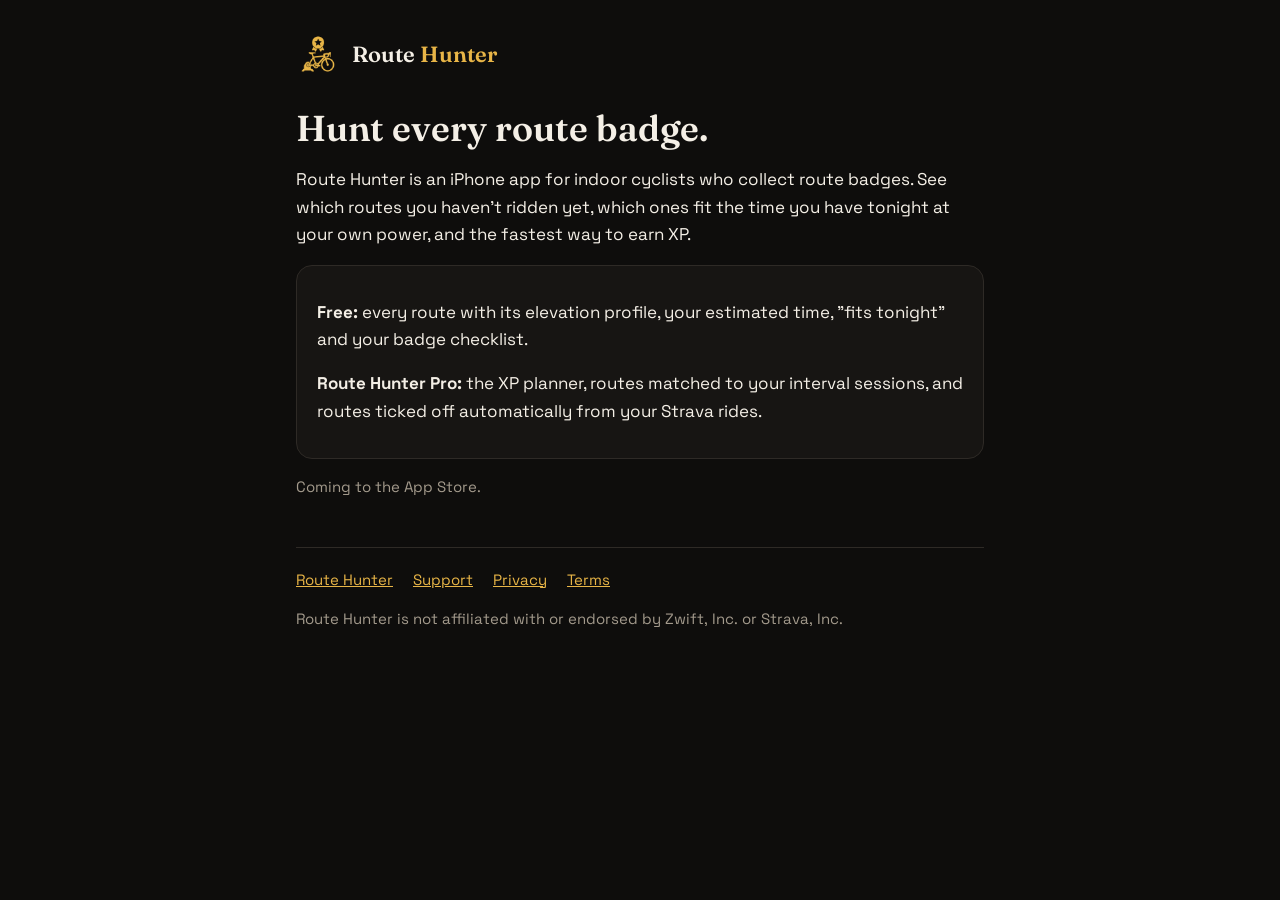
<file: index.html>
<!doctype html>
<html lang="en">
<head>
<meta charset="utf-8">
<meta name="viewport" content="width=device-width, initial-scale=1">
<title>Route Hunter</title>
<link rel="icon" href="icon.png">
<link rel="preconnect" href="https://fonts.googleapis.com">
<link href="https://fonts.googleapis.com/css2?family=Fraunces:opsz,wght@9..144,600&family=Space+Grotesk:wght@400;500&display=swap" rel="stylesheet">
<link rel="stylesheet" href="style.css">
</head>
<body>
<main>
<header><img src="icon.png" alt=""><a href="./">Route <span>Hunter</span></a></header>
<h1>Hunt every route badge.</h1>
<p>Route Hunter is an iPhone app for indoor cyclists who collect route badges. See which routes you haven't ridden yet,
which ones fit the time you have tonight at your own power, and the fastest way to earn XP.</p>
<div class="card">
<p><strong>Free:</strong> every route with its elevation profile, your estimated time, "fits tonight" and your badge checklist.</p>
<p><strong>Route Hunter Pro:</strong> the XP planner, routes matched to your interval sessions, and routes ticked off automatically from your Strava rides.</p>
</div>
<p class="mute">Coming to the App Store.</p>
<nav><a href="./">Route Hunter</a><a href="support.html">Support</a><a href="privacy.html">Privacy</a><a href="terms.html">Terms</a></nav>
<p class="mute">Route Hunter is not affiliated with or endorsed by Zwift, Inc. or Strava, Inc.</p>
</main>
</body>
</html>
</file>
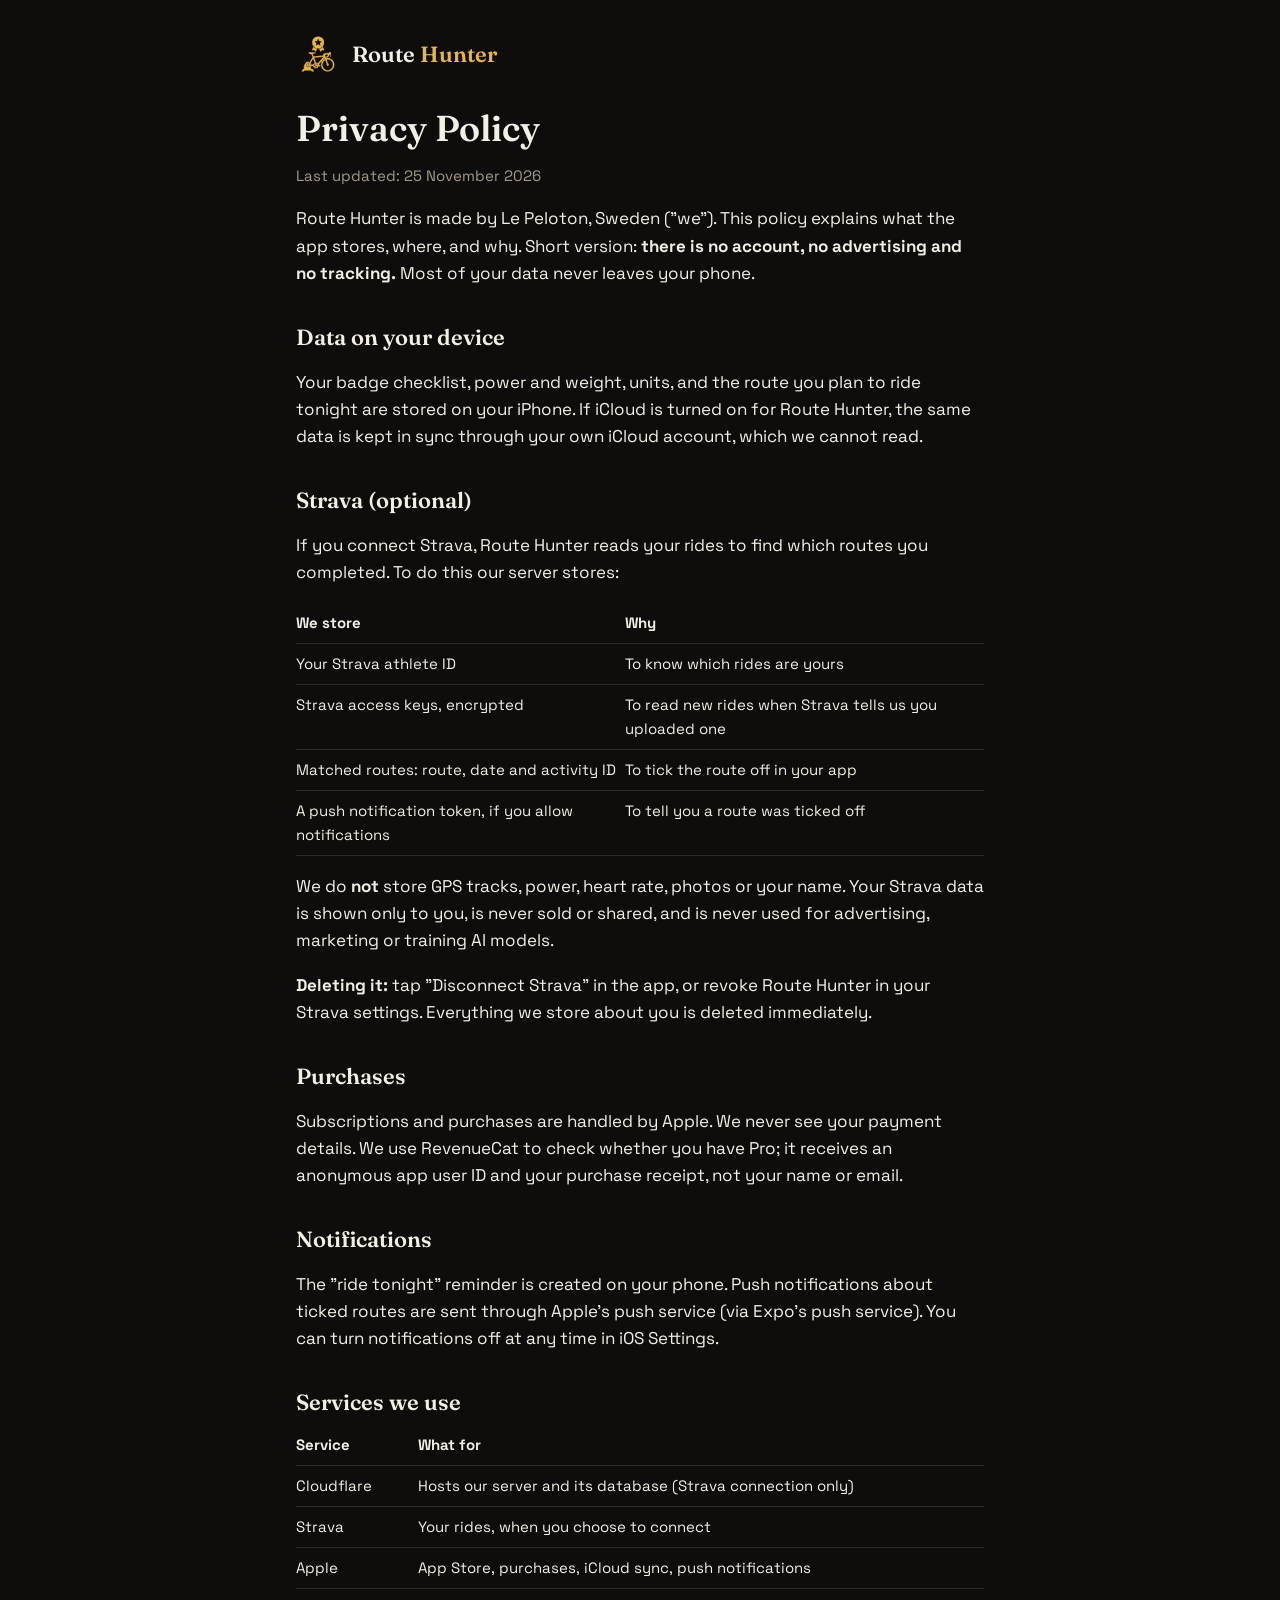
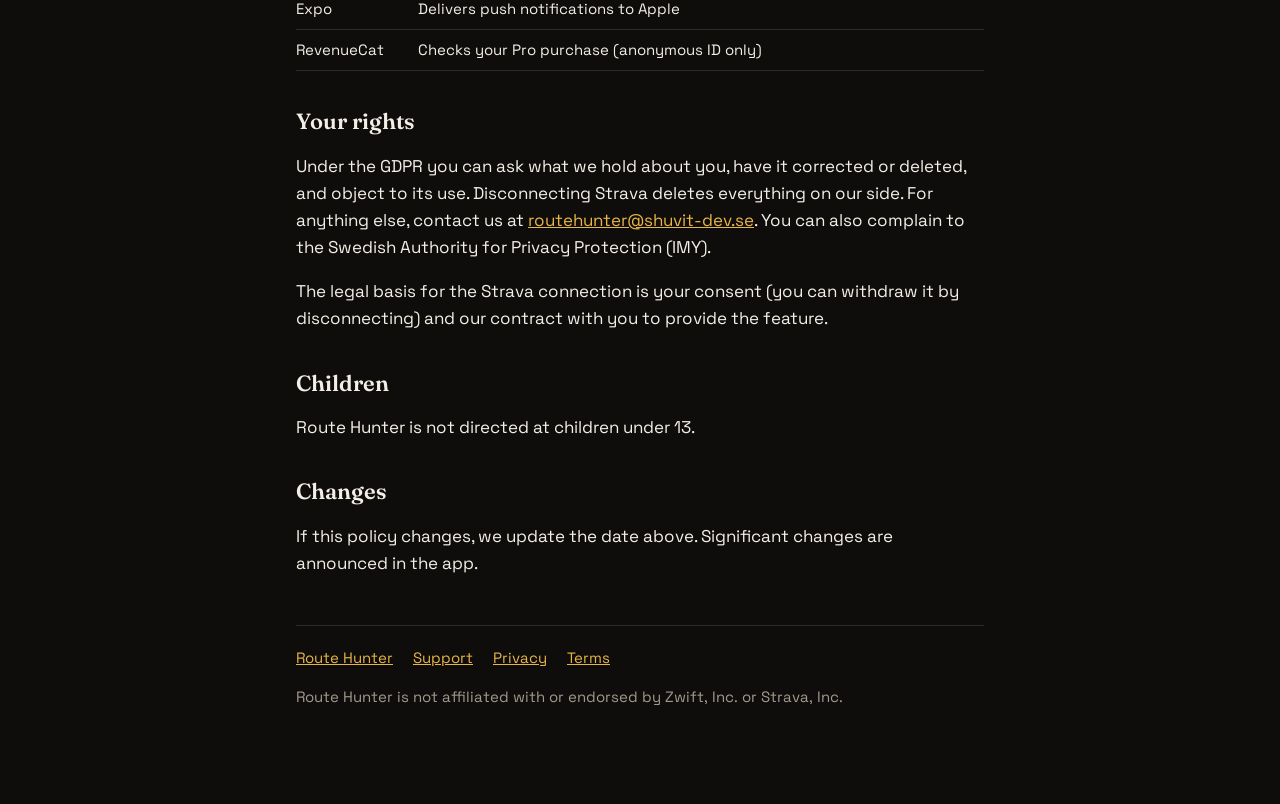
<file: privacy.html>
<!doctype html>
<html lang="en">
<head>
<meta charset="utf-8">
<meta name="viewport" content="width=device-width, initial-scale=1">
<title>Privacy Policy · Route Hunter</title>
<link rel="icon" href="icon.png">
<link rel="preconnect" href="https://fonts.googleapis.com">
<link href="https://fonts.googleapis.com/css2?family=Fraunces:opsz,wght@9..144,600&family=Space+Grotesk:wght@400;500&display=swap" rel="stylesheet">
<link rel="stylesheet" href="style.css">
</head>
<body>
<main>
<header><img src="icon.png" alt=""><a href="./">Route <span>Hunter</span></a></header>
<h1>Privacy Policy</h1>
<p class="mute">Last updated: 25 November 2026</p>
<p>Route Hunter is made by Le Peloton, Sweden ("we"). This policy explains what the app stores, where, and why.
Short version: <strong>there is no account, no advertising and no tracking.</strong> Most of your data never leaves your phone.</p>

<h2>Data on your device</h2>
<p>Your badge checklist, power and weight, units, and the route you plan to ride tonight are stored on your iPhone.
If iCloud is turned on for Route Hunter, the same data is kept in sync through your own iCloud account, which we cannot read.</p>

<h2>Strava (optional)</h2>
<p>If you connect Strava, Route Hunter reads your rides to find which routes you completed. To do this our server stores:</p>
<table>
<tr><th>We store</th><th>Why</th></tr>
<tr><td>Your Strava athlete ID</td><td>To know which rides are yours</td></tr>
<tr><td>Strava access keys, encrypted</td><td>To read new rides when Strava tells us you uploaded one</td></tr>
<tr><td>Matched routes: route, date and activity ID</td><td>To tick the route off in your app</td></tr>
<tr><td>A push notification token, if you allow notifications</td><td>To tell you a route was ticked off</td></tr>
</table>
<p>We do <strong>not</strong> store GPS tracks, power, heart rate, photos or your name. Your Strava data is shown only to you,
is never sold or shared, and is never used for advertising, marketing or training AI models.</p>
<p><strong>Deleting it:</strong> tap "Disconnect Strava" in the app, or revoke Route Hunter in your Strava settings.
Everything we store about you is deleted immediately.</p>

<h2>Purchases</h2>
<p>Subscriptions and purchases are handled by Apple. We never see your payment details.
We use RevenueCat to check whether you have Pro; it receives an anonymous app user ID and your purchase receipt, not your name or email.</p>

<h2>Notifications</h2>
<p>The "ride tonight" reminder is created on your phone. Push notifications about ticked routes are sent through Apple's
push service (via Expo's push service). You can turn notifications off at any time in iOS Settings.</p>

<h2>Services we use</h2>
<table>
<tr><th>Service</th><th>What for</th></tr>
<tr><td>Cloudflare</td><td>Hosts our server and its database (Strava connection only)</td></tr>
<tr><td>Strava</td><td>Your rides, when you choose to connect</td></tr>
<tr><td>Apple</td><td>App Store, purchases, iCloud sync, push notifications</td></tr>
<tr><td>Expo</td><td>Delivers push notifications to Apple</td></tr>
<tr><td>RevenueCat</td><td>Checks your Pro purchase (anonymous ID only)</td></tr>
</table>

<h2>Your rights</h2>
<p>Under the GDPR you can ask what we hold about you, have it corrected or deleted, and object to its use.
Disconnecting Strava deletes everything on our side. For anything else, contact us at
<a href="mailto:routehunter@shuvit-dev.se">routehunter@shuvit-dev.se</a>. You can also complain to the Swedish Authority for Privacy Protection (IMY).</p>
<p>The legal basis for the Strava connection is your consent (you can withdraw it by disconnecting) and our contract with you to provide the feature.</p>

<h2>Children</h2>
<p>Route Hunter is not directed at children under 13.</p>

<h2>Changes</h2>
<p>If this policy changes, we update the date above. Significant changes are announced in the app.</p>
<nav><a href="./">Route Hunter</a><a href="support.html">Support</a><a href="privacy.html">Privacy</a><a href="terms.html">Terms</a></nav>
<p class="mute">Route Hunter is not affiliated with or endorsed by Zwift, Inc. or Strava, Inc.</p>
</main>
</body>
</html>
</file>
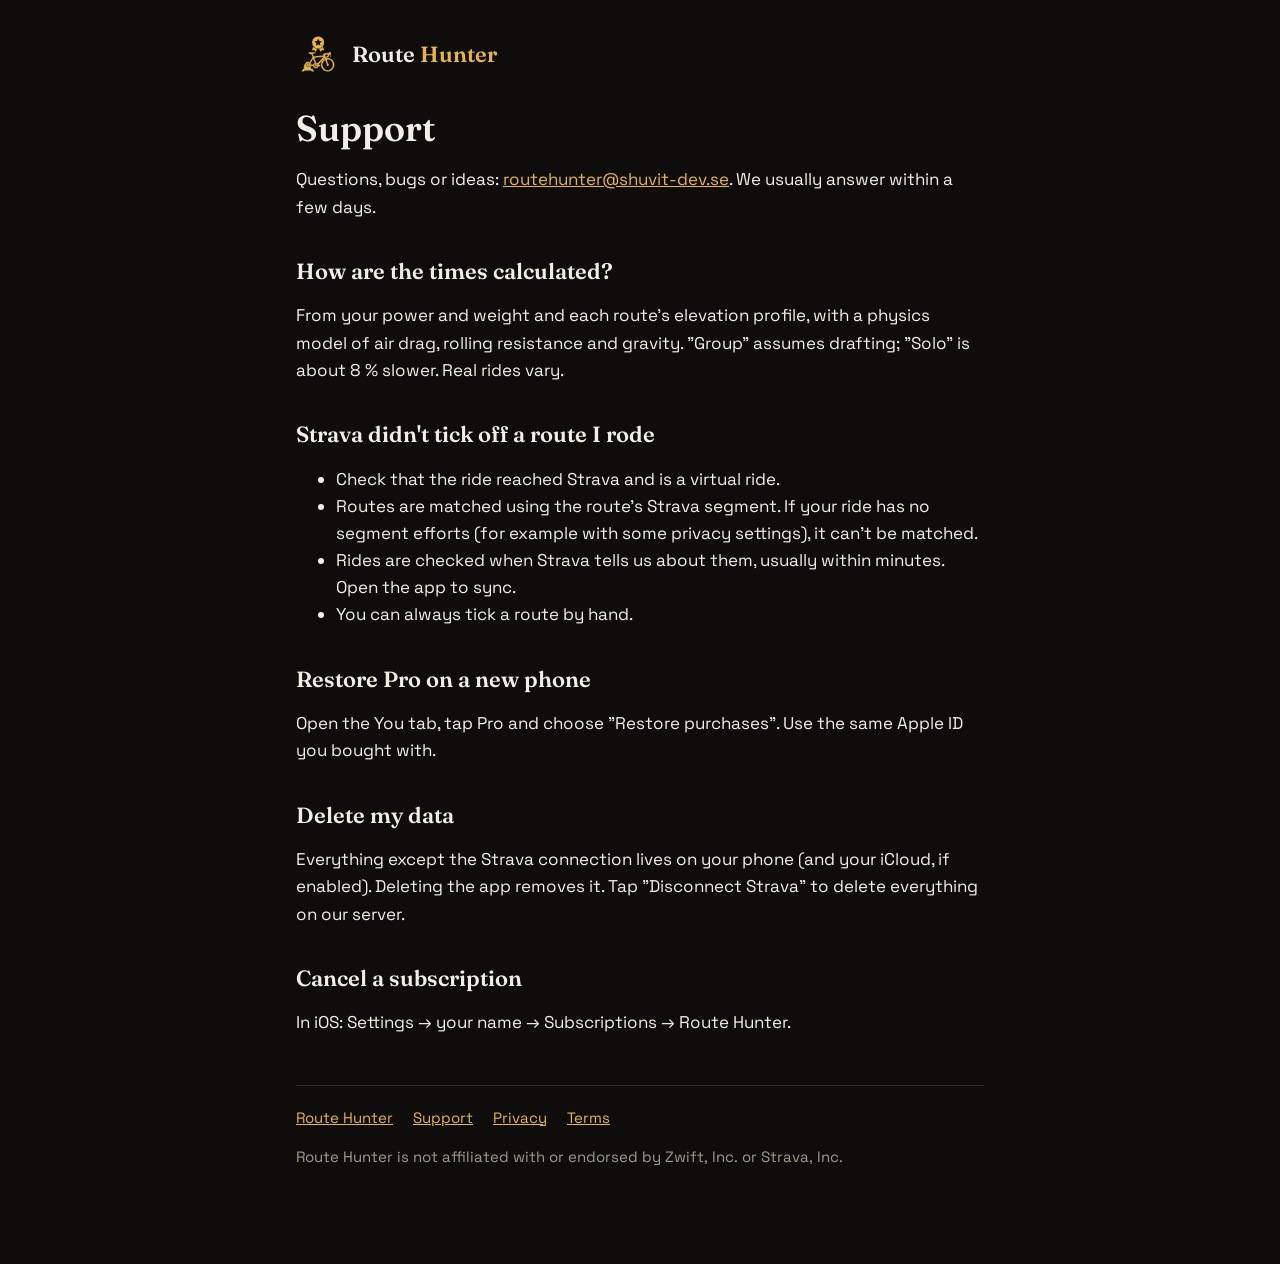
<file: support.html>
<!doctype html>
<html lang="en">
<head>
<meta charset="utf-8">
<meta name="viewport" content="width=device-width, initial-scale=1">
<title>Support · Route Hunter</title>
<link rel="icon" href="icon.png">
<link rel="preconnect" href="https://fonts.googleapis.com">
<link href="https://fonts.googleapis.com/css2?family=Fraunces:opsz,wght@9..144,600&family=Space+Grotesk:wght@400;500&display=swap" rel="stylesheet">
<link rel="stylesheet" href="style.css">
</head>
<body>
<main>
<header><img src="icon.png" alt=""><a href="./">Route <span>Hunter</span></a></header>
<h1>Support</h1>
<p>Questions, bugs or ideas: <a href="mailto:routehunter@shuvit-dev.se">routehunter@shuvit-dev.se</a>. We usually answer within a few days.</p>

<h2>How are the times calculated?</h2>
<p>From your power and weight and each route's elevation profile, with a physics model of air drag, rolling resistance
and gravity. "Group" assumes drafting; "Solo" is about 8 % slower. Real rides vary.</p>

<h2>Strava didn't tick off a route I rode</h2>
<ul>
<li>Check that the ride reached Strava and is a virtual ride.</li>
<li>Routes are matched using the route's Strava segment. If your ride has no segment efforts (for example with some privacy settings), it can't be matched.</li>
<li>Rides are checked when Strava tells us about them, usually within minutes. Open the app to sync.</li>
<li>You can always tick a route by hand.</li>
</ul>

<h2>Restore Pro on a new phone</h2>
<p>Open the You tab, tap Pro and choose "Restore purchases". Use the same Apple ID you bought with.</p>

<h2>Delete my data</h2>
<p>Everything except the Strava connection lives on your phone (and your iCloud, if enabled). Deleting the app removes it.
Tap "Disconnect Strava" to delete everything on our server.</p>

<h2>Cancel a subscription</h2>
<p>In iOS: Settings → your name → Subscriptions → Route Hunter.</p>
<nav><a href="./">Route Hunter</a><a href="support.html">Support</a><a href="privacy.html">Privacy</a><a href="terms.html">Terms</a></nav>
<p class="mute">Route Hunter is not affiliated with or endorsed by Zwift, Inc. or Strava, Inc.</p>
</main>
</body>
</html>
</file>
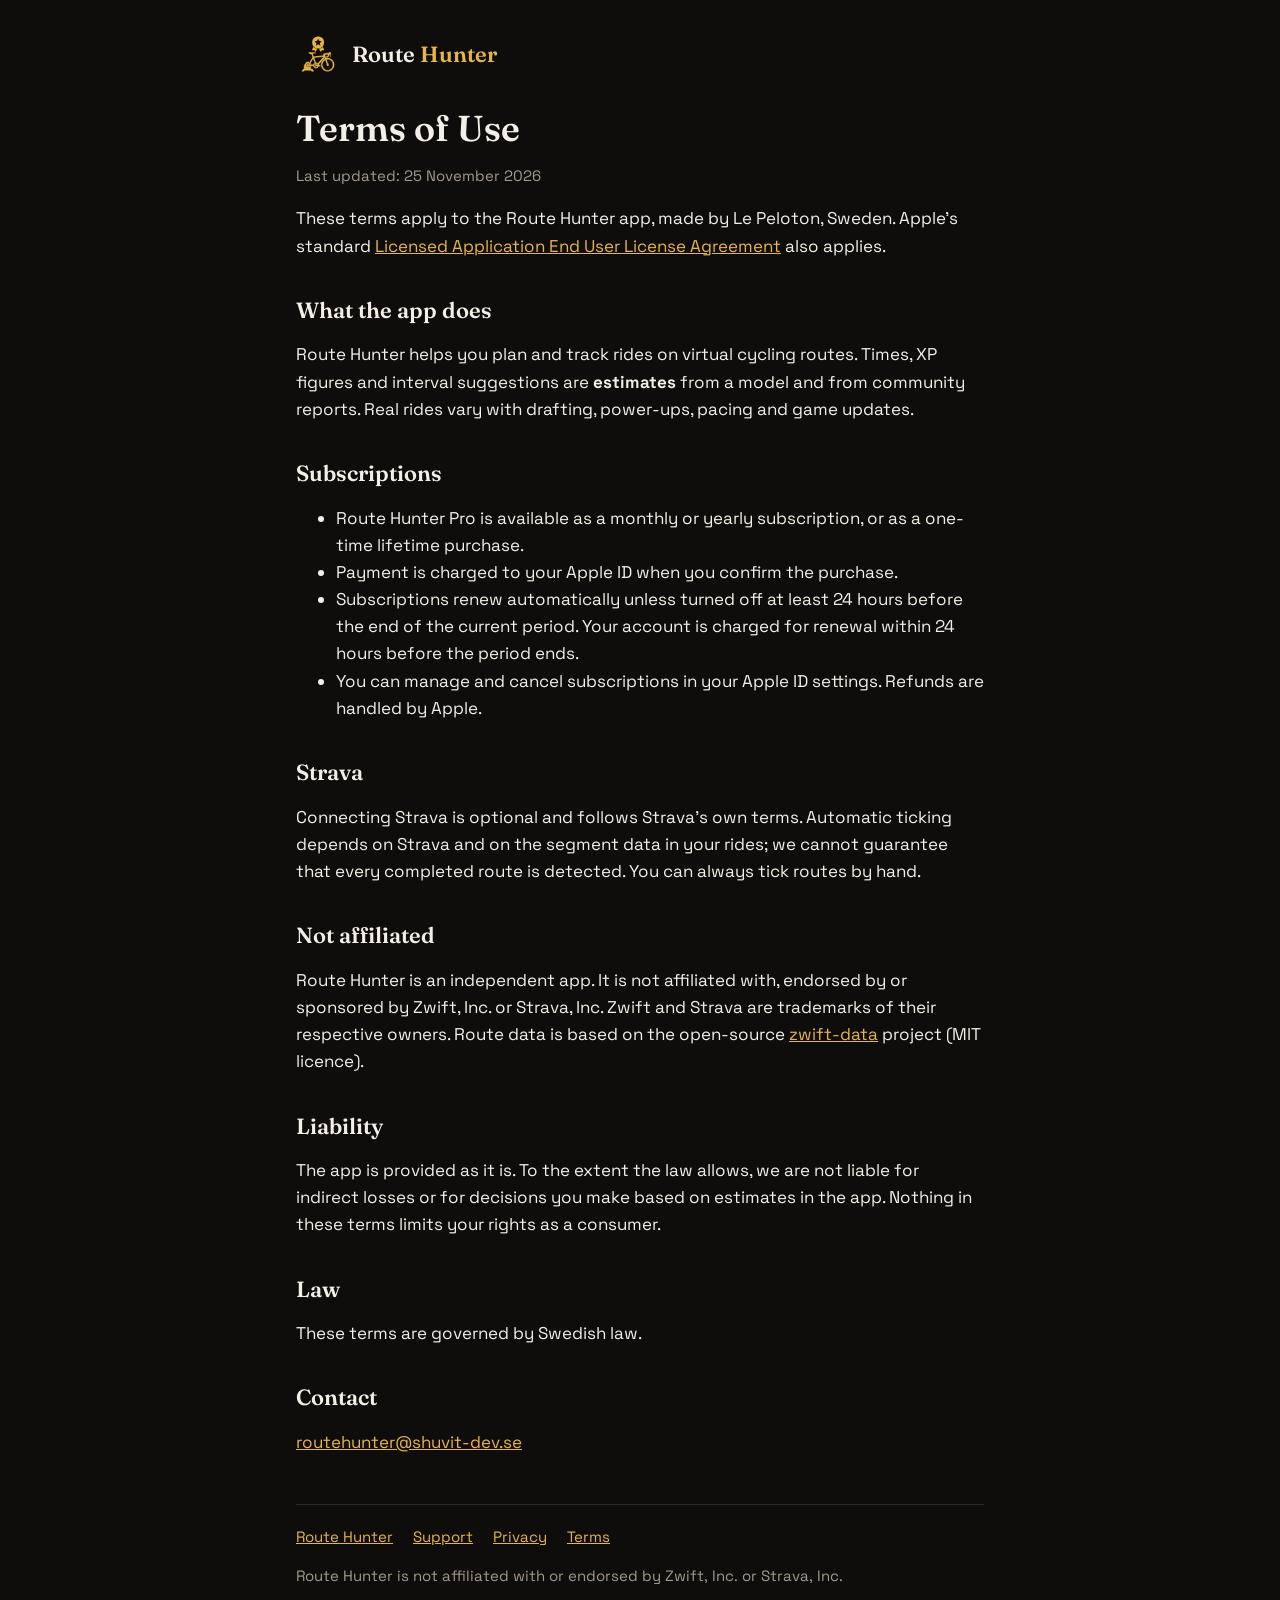
<file: terms.html>
<!doctype html>
<html lang="en">
<head>
<meta charset="utf-8">
<meta name="viewport" content="width=device-width, initial-scale=1">
<title>Terms of Use · Route Hunter</title>
<link rel="icon" href="icon.png">
<link rel="preconnect" href="https://fonts.googleapis.com">
<link href="https://fonts.googleapis.com/css2?family=Fraunces:opsz,wght@9..144,600&family=Space+Grotesk:wght@400;500&display=swap" rel="stylesheet">
<link rel="stylesheet" href="style.css">
</head>
<body>
<main>
<header><img src="icon.png" alt=""><a href="./">Route <span>Hunter</span></a></header>
<h1>Terms of Use</h1>
<p class="mute">Last updated: 25 November 2026</p>
<p>These terms apply to the Route Hunter app, made by Le Peloton, Sweden. Apple's standard
<a href="https://www.apple.com/legal/internet-services/itunes/dev/stdeula/">Licensed Application End User License Agreement</a>
also applies.</p>

<h2>What the app does</h2>
<p>Route Hunter helps you plan and track rides on virtual cycling routes. Times, XP figures and interval suggestions are
<strong>estimates</strong> from a model and from community reports. Real rides vary with drafting, power-ups, pacing and game updates.</p>

<h2>Subscriptions</h2>
<ul>
<li>Route Hunter Pro is available as a monthly or yearly subscription, or as a one-time lifetime purchase.</li>
<li>Payment is charged to your Apple ID when you confirm the purchase.</li>
<li>Subscriptions renew automatically unless turned off at least 24 hours before the end of the current period.
Your account is charged for renewal within 24 hours before the period ends.</li>
<li>You can manage and cancel subscriptions in your Apple ID settings. Refunds are handled by Apple.</li>
</ul>

<h2>Strava</h2>
<p>Connecting Strava is optional and follows Strava's own terms. Automatic ticking depends on Strava and on the segment
data in your rides; we cannot guarantee that every completed route is detected. You can always tick routes by hand.</p>

<h2>Not affiliated</h2>
<p>Route Hunter is an independent app. It is not affiliated with, endorsed by or sponsored by Zwift, Inc. or Strava, Inc.
Zwift and Strava are trademarks of their respective owners. Route data is based on the open-source
<a href="https://github.com/andipaetzold/zwift-data">zwift-data</a> project (MIT licence).</p>

<h2>Liability</h2>
<p>The app is provided as it is. To the extent the law allows, we are not liable for indirect losses or for decisions you
make based on estimates in the app. Nothing in these terms limits your rights as a consumer.</p>

<h2>Law</h2>
<p>These terms are governed by Swedish law.</p>

<h2>Contact</h2>
<p><a href="mailto:routehunter@shuvit-dev.se">routehunter@shuvit-dev.se</a></p>
<nav><a href="./">Route Hunter</a><a href="support.html">Support</a><a href="privacy.html">Privacy</a><a href="terms.html">Terms</a></nav>
<p class="mute">Route Hunter is not affiliated with or endorsed by Zwift, Inc. or Strava, Inc.</p>
</main>
</body>
</html>
</file>
<file: style.css>
:root { --bg:#0E0D0C; --surface:#171513; --line:#2E2A26; --text:#F4EFE6; --mute:#A39A8C; --gold:#E8B547; }
* { box-sizing: border-box; }
body { margin:0; background:var(--bg); color:var(--text); font:17px/1.6 "Space Grotesk", system-ui, -apple-system, sans-serif; }
main { max-width: 720px; margin: 0 auto; padding: 32px 16px 80px; }
header { display:flex; align-items:center; gap:12px; margin-bottom: 32px; }
header img { width:44px; height:44px; border-radius:10px; }
header a { color:var(--text); text-decoration:none; font: 600 22px "Fraunces", Georgia, serif; }
header a span { color: var(--gold); }
h1 { font: 600 36px/1.15 "Fraunces", Georgia, serif; margin: 0 0 8px; }
h2 { font: 600 22px/1.3 "Fraunces", Georgia, serif; margin: 36px 0 8px; }
p, li { color: var(--text); }
.mute { color: var(--mute); font-size: 15px; }
a { color: var(--gold); }
.card { background: var(--surface); border: 1px solid var(--line); border-radius: 16px; padding: 16px 20px; margin: 16px 0; }
nav { display:flex; flex-wrap:wrap; gap: 8px 20px; margin-top: 48px; padding-top: 20px; border-top: 1px solid var(--line); font-size: 15px; }
table { width:100%; border-collapse: collapse; font-size: 15px; }
td, th { text-align:left; padding: 8px 8px 8px 0; border-bottom: 1px solid var(--line); vertical-align: top; }
</file>
